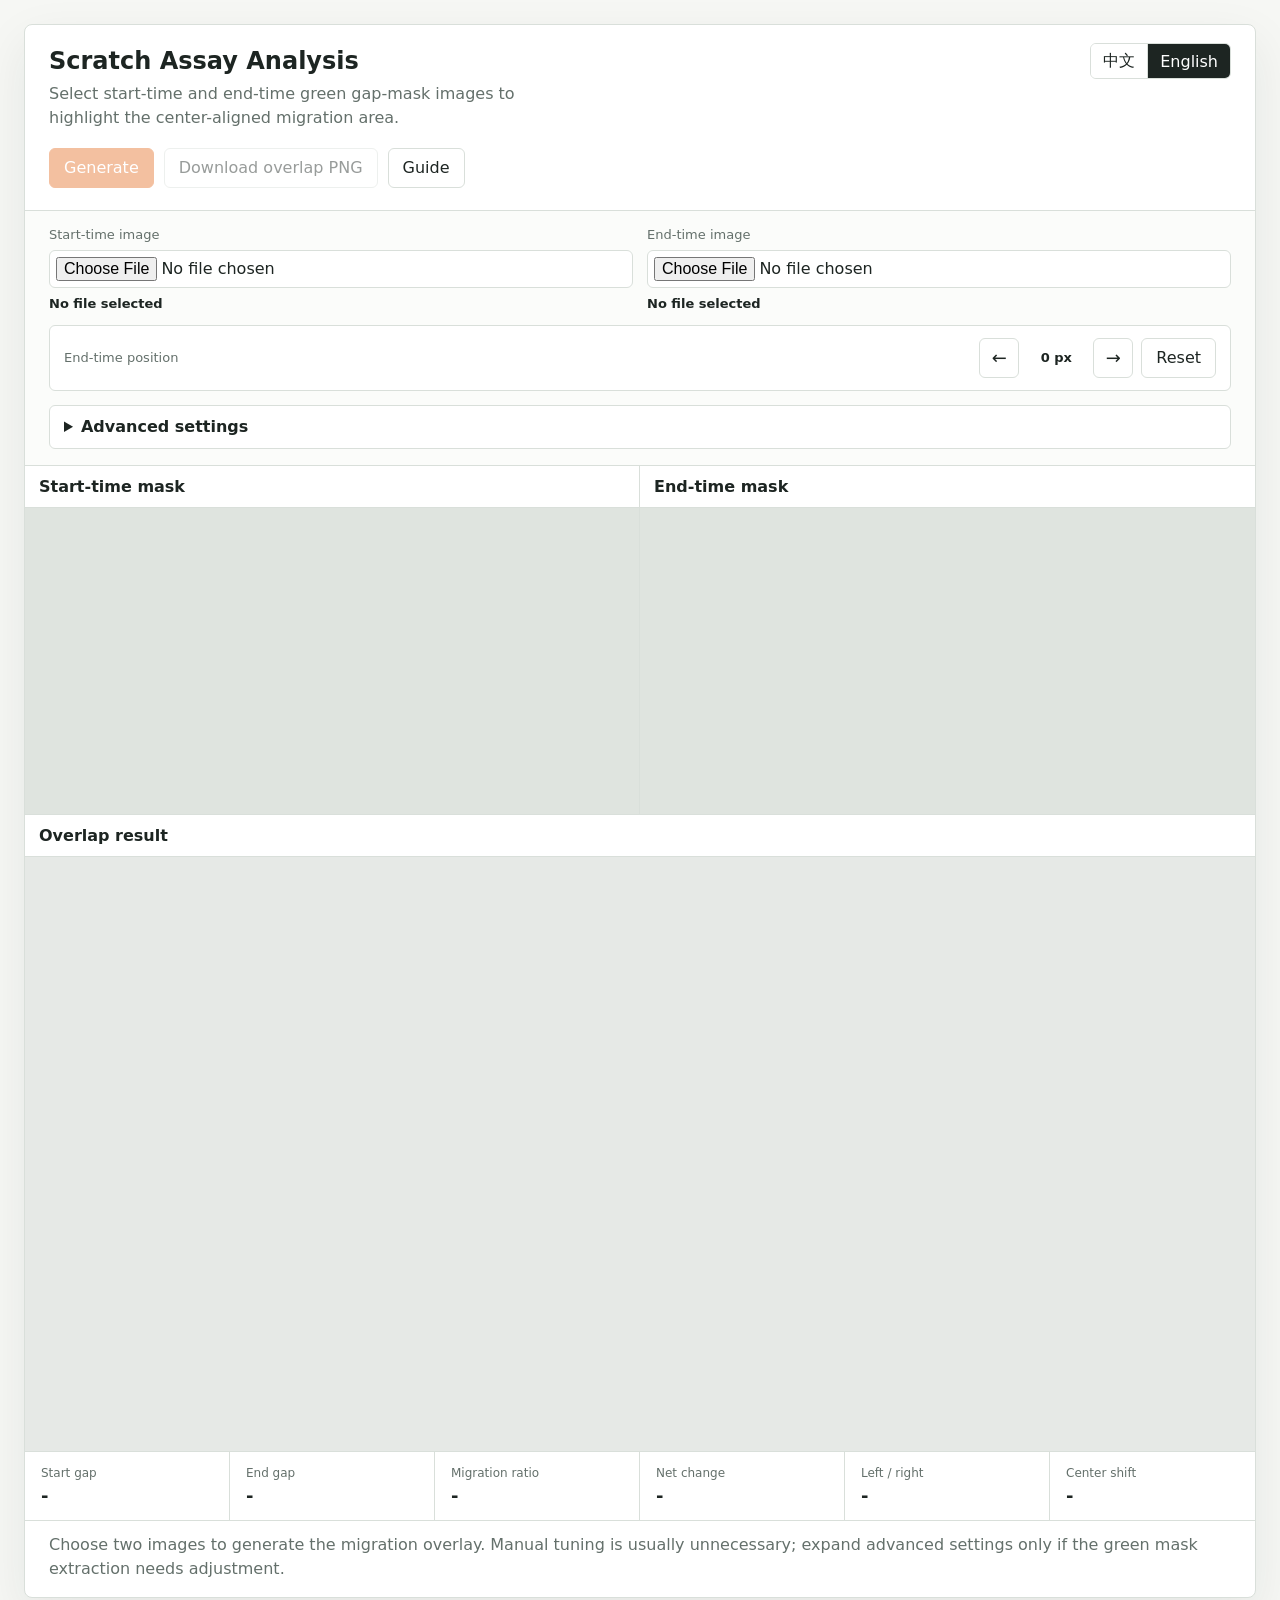
<file: index.html>
<!doctype html>
<html lang="en">
  <head>
    <meta charset="utf-8" />
    <meta name="viewport" content="width=device-width, initial-scale=1" />
    <title>Scratch Assay Analysis</title>
    <link rel="stylesheet" href="./styles.css" />
  </head>
  <body>
    <main class="app-shell">
      <section class="workspace" aria-label="Scratch assay analysis">
        <header class="topbar">
          <div class="app-language">
            <div class="language-toggle" role="group" aria-label="语言 / Language">
              <button id="langZhButton" type="button" data-lang="zh" aria-pressed="false">中文</button>
              <button id="langEnButton" type="button" data-lang="en" aria-pressed="true">English</button>
            </div>
          </div>
          <div class="topbar-copy">
            <h1 data-i18n="appTitle">Scratch Assay Analysis</h1>
            <p data-i18n="subtitle">Select start-time and end-time green gap-mask images to highlight the center-aligned migration area.</p>
          </div>
          <div class="actions tool-actions">
            <button id="runButton" type="button" data-i18n="runButton" disabled>Generate</button>
            <button id="downloadButton" type="button" data-i18n="downloadPngButton" disabled>Download overlap PNG</button>
            <a class="button-link" href="./guide.html" data-i18n="guideLink">Guide</a>
          </div>
        </header>

        <section class="controls" aria-label="Image inputs and settings">
          <label class="file-picker">
            <span data-i18n="startImageLabel">Start-time image</span>
            <input id="startImageInput" type="file" accept="image/png,image/jpeg,image/webp" />
            <strong id="startImageName" data-empty-label="true">No file selected</strong>
          </label>
          <label class="file-picker">
            <span data-i18n="endImageLabel">End-time image</span>
            <input id="endImageInput" type="file" accept="image/png,image/jpeg,image/webp" />
            <strong id="endImageName" data-empty-label="true">No file selected</strong>
          </label>

          <div class="offset-control">
            <span data-i18n="endOffsetLabel">End-time position</span>
            <div class="offset-row">
              <button id="endOffsetLeftButton" class="icon-button" type="button" aria-label="Move end-time position left" title="Move end-time position left">←</button>
              <strong id="endOffsetValue">0 px</strong>
              <button id="endOffsetRightButton" class="icon-button" type="button" aria-label="Move end-time position right" title="Move end-time position right">→</button>
              <button id="endOffsetResetButton" type="button" data-i18n="endOffsetReset">Reset</button>
            </div>
          </div>

          <details class="advanced-settings">
            <summary data-i18n="advancedSummary">Advanced settings</summary>
            <div class="advanced-grid">
              <label class="range-control">
                <span data-i18n="thresholdLabel">Green threshold</span>
                <input id="thresholdInput" type="range" min="1" max="20" value="4" />
                <strong id="thresholdValue">4</strong>
              </label>
              <label class="range-control">
                <span data-i18n="minRunLabel">Minimum run width</span>
                <input id="minRunInput" type="range" min="1" max="30" value="5" />
                <strong id="minRunValue">5 px</strong>
              </label>
            </div>
          </details>
        </section>

        <section class="stage" aria-label="Image previews">
          <article class="preview-panel mask-panel">
            <header data-i18n="startMaskHeader">Start-time mask</header>
            <canvas id="startCanvas"></canvas>
          </article>
          <article class="preview-panel mask-panel">
            <header data-i18n="endMaskHeader">End-time mask</header>
            <canvas id="endCanvas"></canvas>
          </article>
          <article class="preview-panel result-panel">
            <header data-i18n="resultHeader">Overlap result</header>
            <canvas id="resultCanvas"></canvas>
          </article>
        </section>

        <section class="metrics" aria-label="Metrics">
          <div>
            <span data-i18n="startGapMetric">Start gap</span>
            <strong id="startAreaMetric">-</strong>
          </div>
          <div>
            <span data-i18n="endGapMetric">End gap</span>
            <strong id="endAreaMetric">-</strong>
          </div>
          <div>
            <span data-i18n="migrationMetric">Migration ratio</span>
            <strong id="migrationMetric">-</strong>
          </div>
          <div>
            <span data-i18n="netMetric">Net change</span>
            <strong id="netMetric">-</strong>
          </div>
          <div>
            <span data-i18n="lrMetric">Left / right</span>
            <strong id="lrMetric">-</strong>
          </div>
          <div>
            <span data-i18n="dxMetric">Center shift</span>
            <strong id="dxMetric">-</strong>
          </div>
        </section>

        <p id="status" class="status" role="status"></p>
      </section>
    </main>

    <script src="./app.js"></script>
  </body>
</html>
</file>
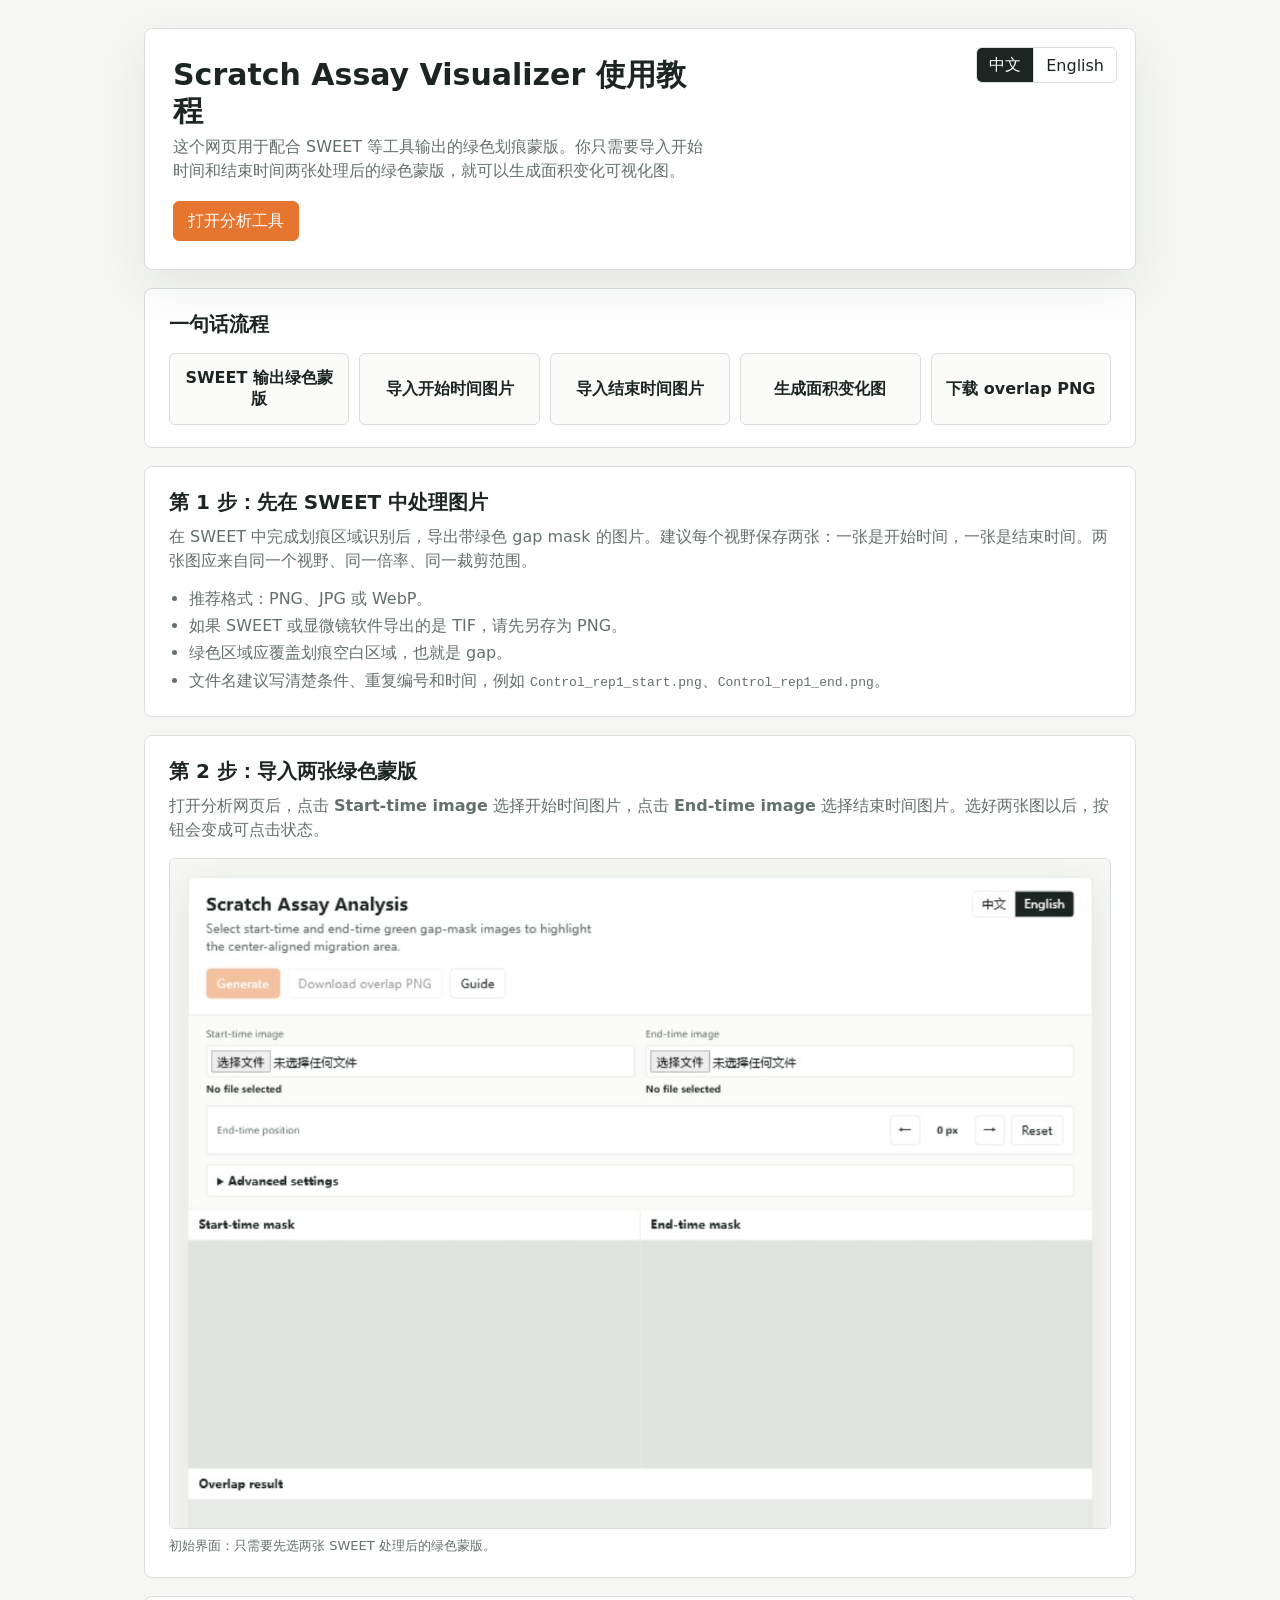
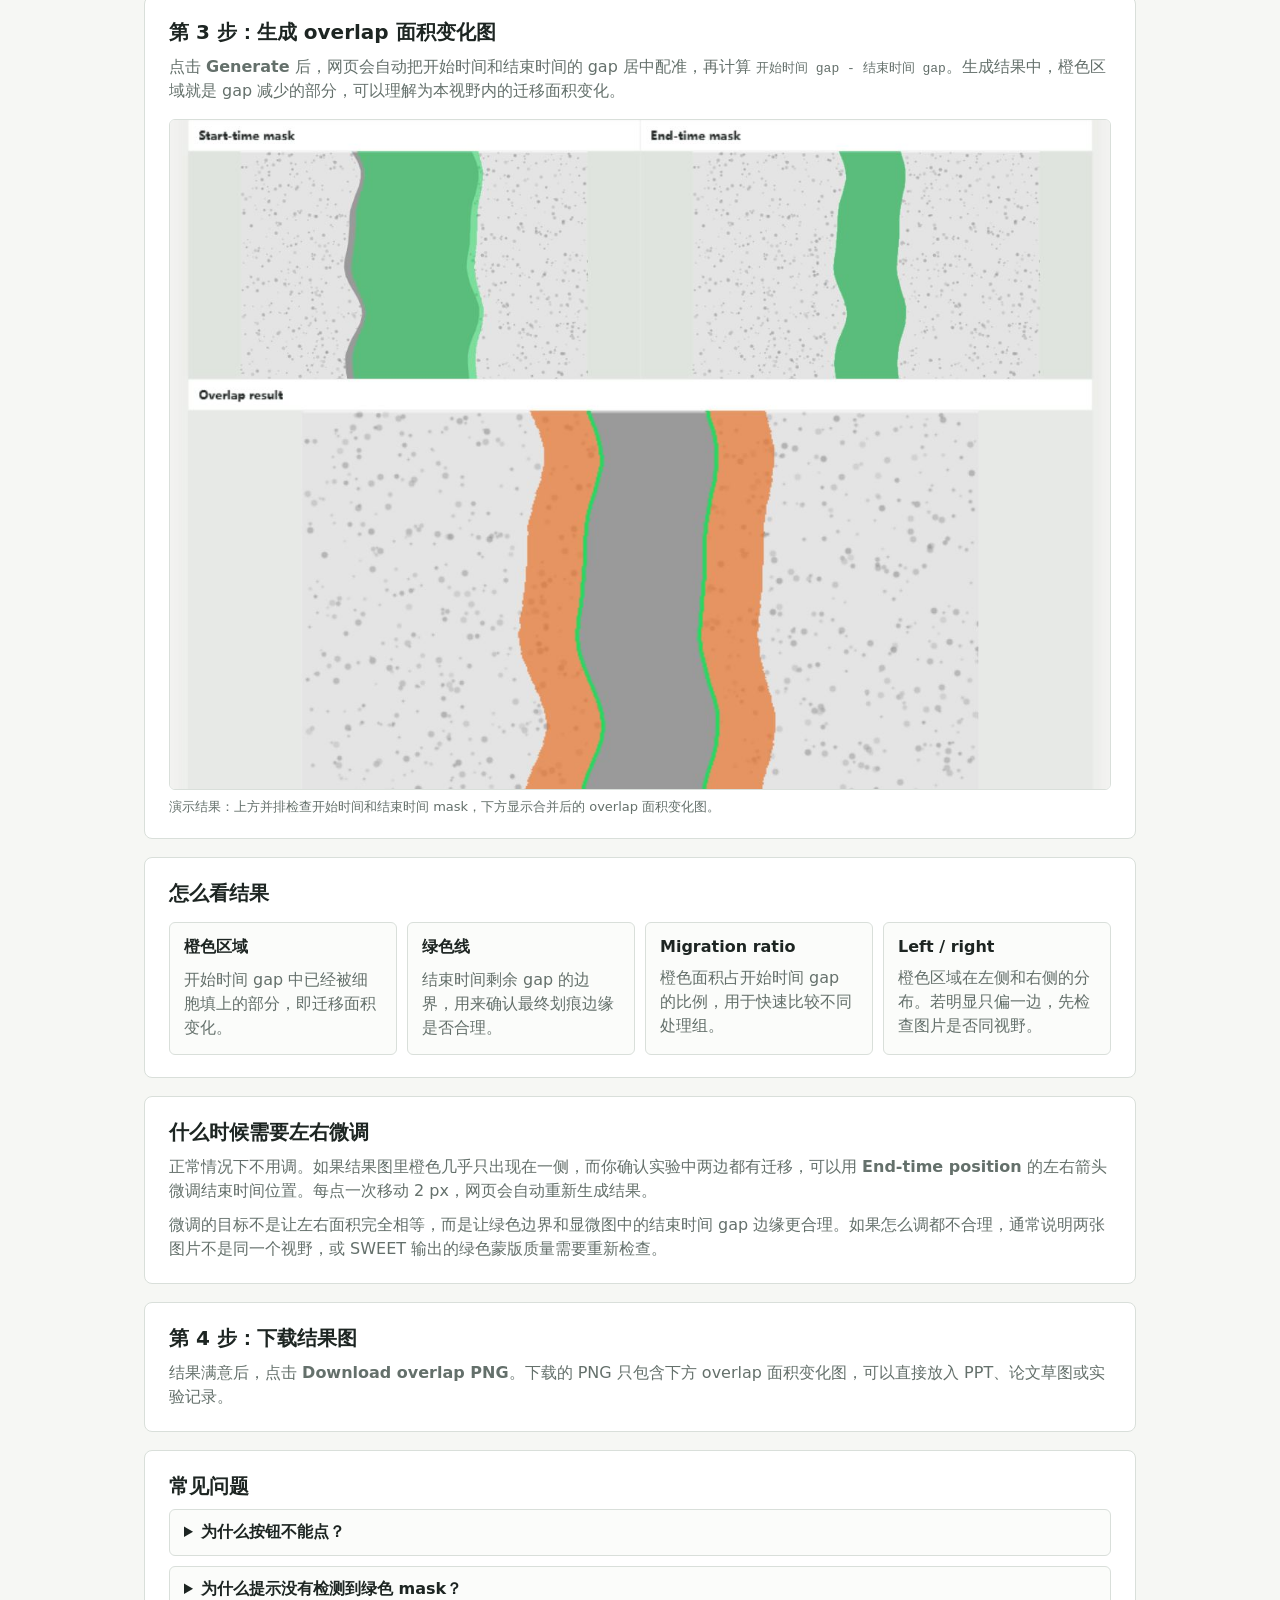
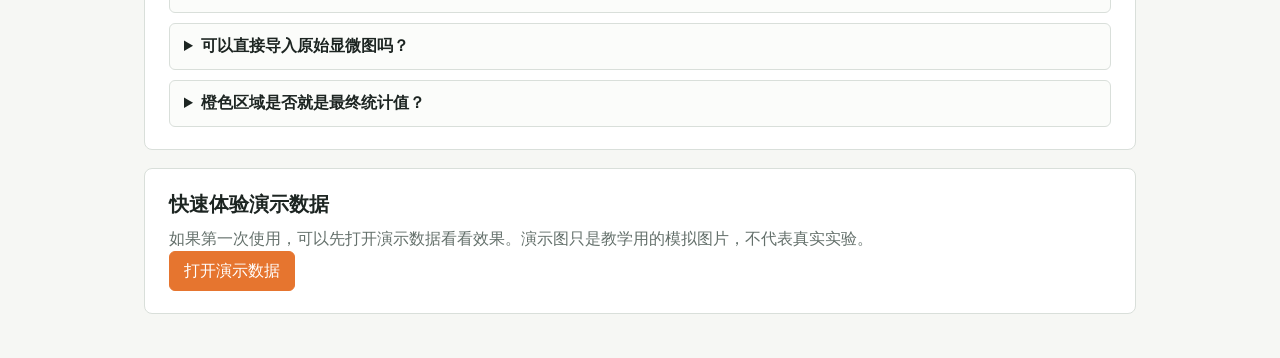
<file: guide.html>
<!doctype html>
<html lang="zh-CN">
  <head>
    <meta charset="utf-8" />
    <meta name="viewport" content="width=device-width, initial-scale=1" />
    <title>Scratch Assay Visualizer 使用教程</title>
    <link rel="stylesheet" href="./styles.css" />
  </head>
  <body>
    <main class="guide-shell">
      <header class="guide-hero">
        <div class="guide-actions">
          <div class="language-toggle" role="group" aria-label="语言 / Language">
            <button id="guideZhButton" type="button" data-lang="zh" aria-pressed="true">中文</button>
            <button id="guideEnButton" type="button" data-lang="en" aria-pressed="false">English</button>
          </div>
        </div>
        <div class="guide-copy">
          <h1 data-guide-i18n="title">Scratch Assay Visualizer 使用教程</h1>
          <p data-guide-i18n="intro">
            这个网页用于配合 SWEET 等工具输出的绿色划痕蒙版。你只需要导入开始时间和结束时间两张处理后的绿色蒙版，就可以生成面积变化可视化图。
          </p>
          <div class="guide-cta">
            <a class="button-link guide-primary" href="./index.html" data-guide-i18n="openTool">打开分析工具</a>
          </div>
        </div>
      </header>

      <section class="guide-section">
        <h2 data-guide-i18n="workflowTitle">一句话流程</h2>
        <div class="workflow-strip">
          <div data-guide-i18n="workflow1">SWEET 输出绿色蒙版</div>
          <div data-guide-i18n="workflow2">导入开始时间图片</div>
          <div data-guide-i18n="workflow3">导入结束时间图片</div>
          <div data-guide-i18n="workflow4">生成面积变化图</div>
          <div data-guide-i18n="workflow5">下载 overlap PNG</div>
        </div>
      </section>

      <section class="guide-section">
        <h2 data-guide-i18n="step1Title">第 1 步：先在 SWEET 中处理图片</h2>
        <p data-guide-i18n="step1Body">
          在 SWEET 中完成划痕区域识别后，导出带绿色 gap mask 的图片。建议每个视野保存两张：一张是开始时间，一张是结束时间。两张图应来自同一个视野、同一倍率、同一裁剪范围。
        </p>
        <ul class="guide-list">
          <li data-guide-i18n="step1Item1">推荐格式：PNG、JPG 或 WebP。</li>
          <li data-guide-i18n="step1Item2">如果 SWEET 或显微镜软件导出的是 TIF，请先另存为 PNG。</li>
          <li data-guide-i18n="step1Item3">绿色区域应覆盖划痕空白区域，也就是 gap。</li>
          <li data-guide-i18n="step1Item4">文件名建议写清楚条件、重复编号和时间，例如 <code>Control_rep1_start.png</code>、<code>Control_rep1_end.png</code>。</li>
        </ul>
      </section>

      <section class="guide-section">
        <h2 data-guide-i18n="step2Title">第 2 步：导入两张绿色蒙版</h2>
        <p data-guide-i18n="step2Body">
          打开分析网页后，点击 <strong>Start-time image</strong> 选择开始时间图片，点击 <strong>End-time image</strong> 选择结束时间图片。选好两张图以后，按钮会变成可点击状态。
        </p>
        <figure class="guide-figure">
          <img src="./docs/screenshots/home.png" alt="Scratch Assay Visualizer 初始界面" />
          <figcaption data-guide-i18n="homeCaption">初始界面：只需要先选两张 SWEET 处理后的绿色蒙版。</figcaption>
        </figure>
      </section>

      <section class="guide-section">
        <h2 data-guide-i18n="step3Title">第 3 步：生成 overlap 面积变化图</h2>
        <p data-guide-i18n="step3Body">
          点击 <strong>Generate</strong> 后，网页会自动把开始时间和结束时间的 gap 居中配准，再计算 <code>开始时间 gap - 结束时间 gap</code>。生成结果中，橙色区域就是 gap 减少的部分，可以理解为本视野内的迁移面积变化。
        </p>
        <figure class="guide-figure">
          <img src="./docs/screenshots/demo-result.png" alt="演示数据生成的面积变化图" />
          <figcaption data-guide-i18n="resultCaption">演示结果：上方并排检查开始时间和结束时间 mask，下方显示合并后的 overlap 面积变化图。</figcaption>
        </figure>
      </section>

      <section class="guide-section">
        <h2 data-guide-i18n="interpretTitle">怎么看结果</h2>
        <div class="interpret-grid">
          <div>
            <strong data-guide-i18n="interpret1Title">橙色区域</strong>
            <p data-guide-i18n="interpret1Body">开始时间 gap 中已经被细胞填上的部分，即迁移面积变化。</p>
          </div>
          <div>
            <strong data-guide-i18n="interpret2Title">绿色线</strong>
            <p data-guide-i18n="interpret2Body">结束时间剩余 gap 的边界，用来确认最终划痕边缘是否合理。</p>
          </div>
          <div>
            <strong data-guide-i18n="interpret3Title">Migration ratio</strong>
            <p data-guide-i18n="interpret3Body">橙色面积占开始时间 gap 的比例，用于快速比较不同处理组。</p>
          </div>
          <div>
            <strong data-guide-i18n="interpret4Title">Left / right</strong>
            <p data-guide-i18n="interpret4Body">橙色区域在左侧和右侧的分布。若明显只偏一边，先检查图片是否同视野。</p>
          </div>
        </div>
      </section>

      <section class="guide-section">
        <h2 data-guide-i18n="nudgeTitle">什么时候需要左右微调</h2>
        <p data-guide-i18n="nudgeBody1">
          正常情况下不用调。如果结果图里橙色几乎只出现在一侧，而你确认实验中两边都有迁移，可以用 <strong>End-time position</strong> 的左右箭头微调结束时间位置。每点一次移动 2 px，网页会自动重新生成结果。
        </p>
        <p data-guide-i18n="nudgeBody2">
          微调的目标不是让左右面积完全相等，而是让绿色边界和显微图中的结束时间 gap 边缘更合理。如果怎么调都不合理，通常说明两张图片不是同一个视野，或 SWEET 输出的绿色蒙版质量需要重新检查。
        </p>
      </section>

      <section class="guide-section">
        <h2 data-guide-i18n="downloadTitle">第 4 步：下载结果图</h2>
        <p data-guide-i18n="downloadBody">
          结果满意后，点击 <strong>Download overlap PNG</strong>。下载的 PNG 只包含下方 overlap 面积变化图，可以直接放入 PPT、论文草图或实验记录。
        </p>
      </section>

      <section class="guide-section">
        <h2 data-guide-i18n="faqTitle">常见问题</h2>
        <details>
          <summary data-guide-i18n="faq1Q">为什么按钮不能点？</summary>
          <p data-guide-i18n="faq1A">通常是还没有同时选择开始时间和结束时间两张图片。</p>
        </details>
        <details>
          <summary data-guide-i18n="faq2Q">为什么提示没有检测到绿色 mask？</summary>
          <p data-guide-i18n="faq2A">请检查 SWEET 导出的 gap 是否为明显绿色。如果颜色很浅，可以展开 Advanced settings，稍微降低 Green threshold。</p>
        </details>
        <details>
          <summary data-guide-i18n="faq3Q">可以直接导入原始显微图吗？</summary>
          <p data-guide-i18n="faq3A">不建议。本工具假设输入已经带有绿色 gap mask。原始显微图应先在 SWEET 中完成划痕区域识别。</p>
        </details>
        <details>
          <summary data-guide-i18n="faq4Q">橙色区域是否就是最终统计值？</summary>
          <p data-guide-i18n="faq4A">橙色区域是可视化的迁移面积变化。定量比较时优先记录网页下方的 Migration ratio，并保持所有条件使用同一套处理流程。</p>
        </details>
      </section>

      <section class="guide-section">
        <h2 data-guide-i18n="demoTitle">快速体验演示数据</h2>
        <p data-guide-i18n="demoBody">
          如果第一次使用，可以先打开演示数据看看效果。演示图只是教学用的模拟图片，不代表真实实验。
        </p>
        <a class="button-link guide-primary" href="./index.html?demo=1" data-guide-i18n="openDemo">打开演示数据</a>
      </section>
    </main>

    <script src="./guide.js"></script>
  </body>
</html>
</file>
<file: styles.css>
:root {
  color-scheme: light;
  --bg: #f6f7f4;
  --panel: #ffffff;
  --ink: #1d2522;
  --muted: #64706b;
  --line: #d9dfda;
  --accent: #e6752f;
  --accent-strong: #c95f24;
  --green: #26d961;
  --shadow: 0 18px 50px rgba(29, 37, 34, 0.08);
}

* {
  box-sizing: border-box;
}

body {
  margin: 0;
  min-height: 100vh;
  background: var(--bg);
  color: var(--ink);
  font-family:
    Inter, ui-sans-serif, system-ui, -apple-system, BlinkMacSystemFont, "Segoe UI",
    sans-serif;
}

button,
input {
  font: inherit;
}

.app-shell {
  width: min(1480px, 100%);
  margin: 0 auto;
  padding: 24px;
}

.workspace {
  background: var(--panel);
  border: 1px solid var(--line);
  border-radius: 8px;
  box-shadow: var(--shadow);
  overflow: hidden;
}

.topbar {
  position: relative;
  display: block;
  padding: 22px 24px;
  border-bottom: 1px solid var(--line);
}

.topbar-copy {
  max-width: 760px;
  padding-right: 220px;
}

.app-language {
  position: absolute;
  top: 18px;
  right: 24px;
  display: flex;
  justify-content: flex-end;
}

.app-language .language-toggle {
  min-height: 36px;
}

.app-language .language-toggle button {
  min-height: 34px;
  padding: 0 12px;
}

h1 {
  margin: 0;
  font-size: 24px;
  line-height: 1.2;
}

p {
  margin: 6px 0 0;
  color: var(--muted);
  line-height: 1.5;
}

.actions {
  display: flex;
  flex-wrap: wrap;
  gap: 10px;
}

.tool-actions {
  margin-top: 18px;
  justify-content: flex-start;
}

button {
  min-height: 40px;
  border: 1px solid var(--line);
  border-radius: 6px;
  background: #fff;
  color: var(--ink);
  padding: 0 14px;
  cursor: pointer;
}

.button-link {
  min-height: 40px;
  display: inline-flex;
  align-items: center;
  justify-content: center;
  border: 1px solid var(--line);
  border-radius: 6px;
  background: #fff;
  color: var(--ink);
  padding: 0 14px;
  text-decoration: none;
}

.button-link:hover {
  border-color: var(--accent-strong);
}

#runButton {
  background: var(--accent);
  border-color: var(--accent);
  color: #fff;
}

button:not(:disabled):hover {
  border-color: var(--accent-strong);
}

#runButton:not(:disabled):hover {
  background: var(--accent-strong);
}

button:disabled {
  cursor: not-allowed;
  opacity: 0.45;
}

.controls {
  display: grid;
  grid-template-columns: repeat(2, minmax(0, 1fr));
  gap: 14px;
  padding: 16px 24px;
  border-bottom: 1px solid var(--line);
  background: #fbfcfa;
}

.language-toggle {
  display: flex;
  min-height: 40px;
  overflow: hidden;
  border: 1px solid var(--line);
  border-radius: 6px;
  background: #fff;
}

.language-toggle button {
  min-height: 38px;
  border: 0;
  border-right: 1px solid var(--line);
  border-radius: 0;
}

.language-toggle button:last-child {
  border-right: 0;
}

.language-toggle button.is-active {
  background: var(--ink);
  color: #fff;
}

.advanced-settings {
  grid-column: 1 / -1;
  border: 1px solid var(--line);
  border-radius: 6px;
  background: #fff;
}

.advanced-settings summary {
  min-height: 42px;
  padding: 11px 14px;
  cursor: pointer;
  font-weight: 700;
}

.advanced-grid {
  display: grid;
  grid-template-columns: repeat(2, minmax(0, 1fr));
  gap: 14px;
  padding: 0 14px 14px;
}

.file-picker,
.offset-control,
.range-control {
  display: grid;
  gap: 8px;
  min-width: 0;
}

.file-picker span,
.offset-control > span,
.range-control span {
  color: var(--muted);
  font-size: 13px;
}

.offset-control {
  grid-column: 1 / -1;
  grid-template-columns: 1fr auto;
  align-items: center;
  padding: 12px 14px;
  border: 1px solid var(--line);
  border-radius: 6px;
  background: #fff;
}

.offset-row {
  display: flex;
  align-items: center;
  gap: 8px;
}

.offset-row strong {
  min-width: 58px;
  text-align: center;
  font-size: 13px;
}

.icon-button {
  width: 40px;
  padding: 0;
  font-size: 18px;
  line-height: 1;
}

.file-picker input {
  width: 100%;
  min-height: 38px;
  border: 1px solid var(--line);
  border-radius: 6px;
  padding: 6px;
  background: #fff;
}

.file-picker strong,
.range-control strong {
  min-width: 0;
  color: var(--ink);
  font-size: 13px;
  overflow: hidden;
  text-overflow: ellipsis;
  white-space: nowrap;
}

.range-control {
  grid-template-columns: 1fr auto;
  align-items: center;
}

.range-control span,
.range-control input {
  grid-column: 1 / -1;
}

.range-control input {
  accent-color: var(--accent);
}

.stage {
  display: grid;
  grid-template-columns: repeat(2, minmax(0, 1fr));
  gap: 0;
  min-height: 360px;
}

.preview-panel {
  min-width: 0;
  border-right: 1px solid var(--line);
  background: #edf0ed;
}

.preview-panel:last-child {
  border-right: 0;
}

.mask-panel:nth-child(2) {
  border-right: 0;
}

.preview-panel header {
  height: 42px;
  display: flex;
  align-items: center;
  padding: 0 14px;
  border-bottom: 1px solid var(--line);
  background: #fff;
  font-weight: 700;
}

canvas {
  display: block;
  width: 100%;
  height: min(58vh, 560px);
  object-fit: contain;
  background: #dfe4df;
}

.mask-panel canvas {
  height: min(34vh, 320px);
}

.result-panel {
  grid-column: 1 / -1;
  border-top: 1px solid var(--line);
  border-right: 0;
}

.result-panel canvas {
  height: min(66vh, 640px);
  background: #e6e9e6;
}

.metrics {
  display: grid;
  grid-template-columns: repeat(6, minmax(0, 1fr));
  border-top: 1px solid var(--line);
}

.metrics div {
  display: grid;
  gap: 5px;
  padding: 14px 16px;
  border-right: 1px solid var(--line);
  min-width: 0;
}

.metrics div:last-child {
  border-right: 0;
}

.metrics span {
  color: var(--muted);
  font-size: 12px;
}

.metrics strong {
  font-size: 18px;
  overflow-wrap: anywhere;
}

.status {
  min-height: 40px;
  margin: 0;
  padding: 12px 24px 16px;
  color: var(--muted);
  border-top: 1px solid var(--line);
}

.status.is-error {
  color: #a3441e;
}

.guide-shell {
  width: min(1040px, 100%);
  margin: 0 auto;
  padding: 28px 24px 44px;
}

.guide-hero {
  position: relative;
  display: block;
  padding: 28px;
  border: 1px solid var(--line);
  border-radius: 8px;
  background: var(--panel);
  box-shadow: var(--shadow);
}

.guide-copy {
  max-width: 760px;
  padding-right: 220px;
}

.guide-hero h1 {
  font-size: 30px;
}

.guide-actions {
  position: absolute;
  top: 18px;
  right: 18px;
  display: flex;
  justify-content: flex-end;
}

.guide-actions .language-toggle {
  min-height: 36px;
}

.guide-actions .language-toggle button {
  min-height: 34px;
  padding: 0 12px;
}

.guide-cta {
  margin-top: 18px;
}

.eyebrow {
  margin: 0 0 8px;
  color: var(--accent-strong);
  font-size: 13px;
  font-weight: 700;
}

.guide-primary {
  flex: 0 0 auto;
  background: var(--accent);
  border-color: var(--accent);
  color: #fff;
}

.guide-primary:hover {
  background: var(--accent-strong);
  color: #fff;
}

.guide-section {
  margin-top: 18px;
  padding: 22px 24px;
  border: 1px solid var(--line);
  border-radius: 8px;
  background: var(--panel);
}

.guide-section h2 {
  margin: 0;
  font-size: 20px;
  line-height: 1.3;
}

.guide-section p {
  margin-top: 10px;
}

.workflow-strip,
.interpret-grid {
  display: grid;
  gap: 10px;
  margin-top: 16px;
}

.workflow-strip {
  grid-template-columns: repeat(5, minmax(0, 1fr));
}

.workflow-strip div,
.interpret-grid div {
  border: 1px solid var(--line);
  border-radius: 6px;
  background: #fbfcfa;
}

.workflow-strip div {
  min-height: 72px;
  display: flex;
  align-items: center;
  justify-content: center;
  padding: 12px;
  text-align: center;
  font-weight: 700;
}

.guide-list {
  margin: 12px 0 0;
  padding-left: 20px;
  color: var(--muted);
  line-height: 1.7;
}

.guide-figure {
  margin: 16px 0 0;
}

.guide-figure img {
  display: block;
  width: 100%;
  border: 1px solid var(--line);
  border-radius: 6px;
  background: #edf0ed;
}

.guide-figure figcaption {
  margin-top: 8px;
  color: var(--muted);
  font-size: 13px;
}

.interpret-grid {
  grid-template-columns: repeat(4, minmax(0, 1fr));
}

.interpret-grid div {
  padding: 14px;
}

.interpret-grid strong {
  display: block;
}

.guide-section details {
  margin-top: 10px;
  border: 1px solid var(--line);
  border-radius: 6px;
  background: #fbfcfa;
}

.guide-section summary {
  padding: 12px 14px;
  cursor: pointer;
  font-weight: 700;
}

.guide-section details p {
  margin: 0;
  padding: 0 14px 14px;
}

@media (max-width: 1080px) {
  .controls,
  .advanced-grid,
  .metrics {
    grid-template-columns: 1fr;
  }

  .metrics div {
    border-right: 0;
    border-bottom: 1px solid var(--line);
  }

  .metrics div:last-child {
    border-bottom: 0;
  }

  canvas {
    height: 360px;
  }
}

@media (max-width: 640px) {
  .app-shell {
    padding: 10px;
  }

  .topbar,
  .controls {
    padding-left: 14px;
    padding-right: 14px;
  }

  .actions {
    width: 100%;
    justify-content: stretch;
  }

  .app-language {
    position: static;
    margin-bottom: 18px;
  }

  .topbar-copy {
    padding-right: 0;
  }

  .actions button {
    flex: 1 1 120px;
  }

  .actions .button-link {
    flex: 1 1 120px;
  }

  .offset-control {
    grid-template-columns: 1fr;
  }

  .offset-row {
    width: 100%;
  }

  .offset-row button:last-child {
    margin-left: auto;
  }
}

@media (max-width: 900px) {
  .workflow-strip,
  .interpret-grid {
    grid-template-columns: 1fr;
  }
}

@media (max-width: 720px) {
  .guide-hero {
    padding: 20px;
  }

  .guide-actions {
    position: static;
    margin-bottom: 18px;
  }

  .guide-copy {
    padding-right: 0;
  }
}
</file>
